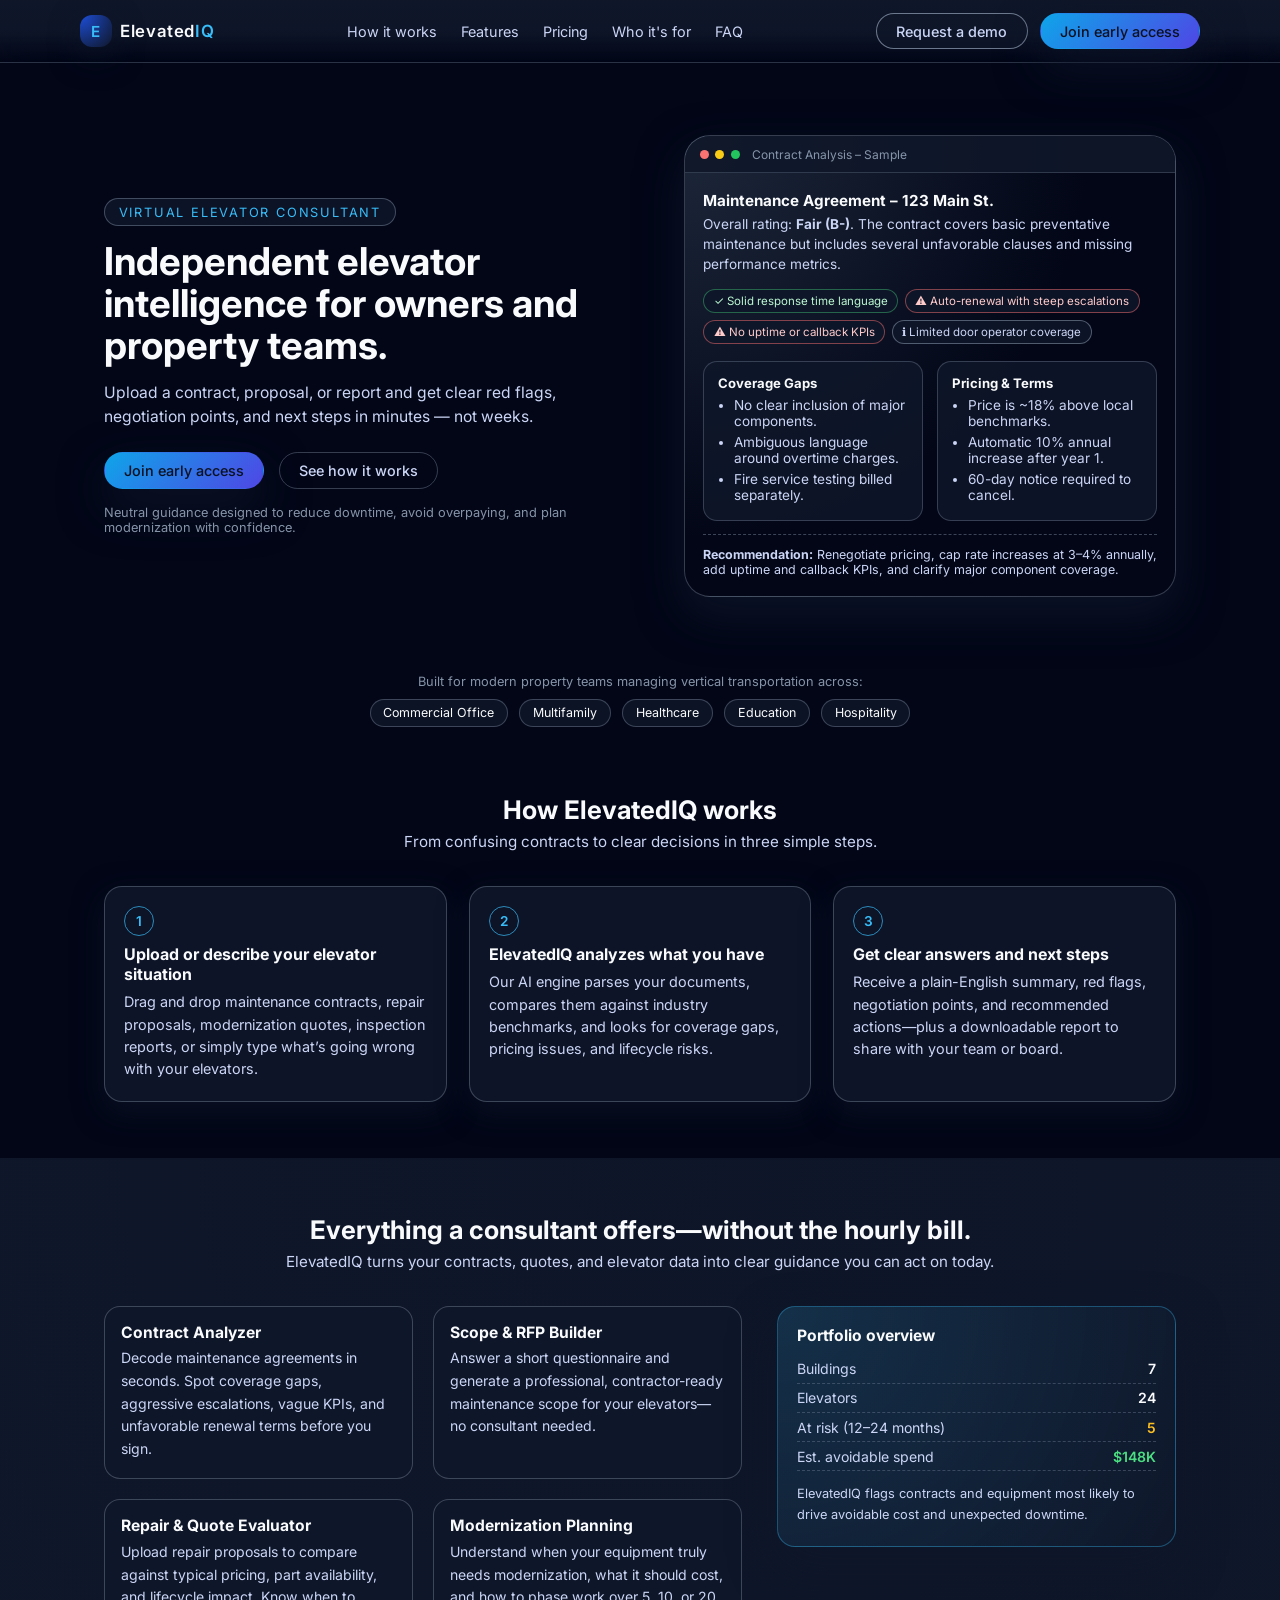
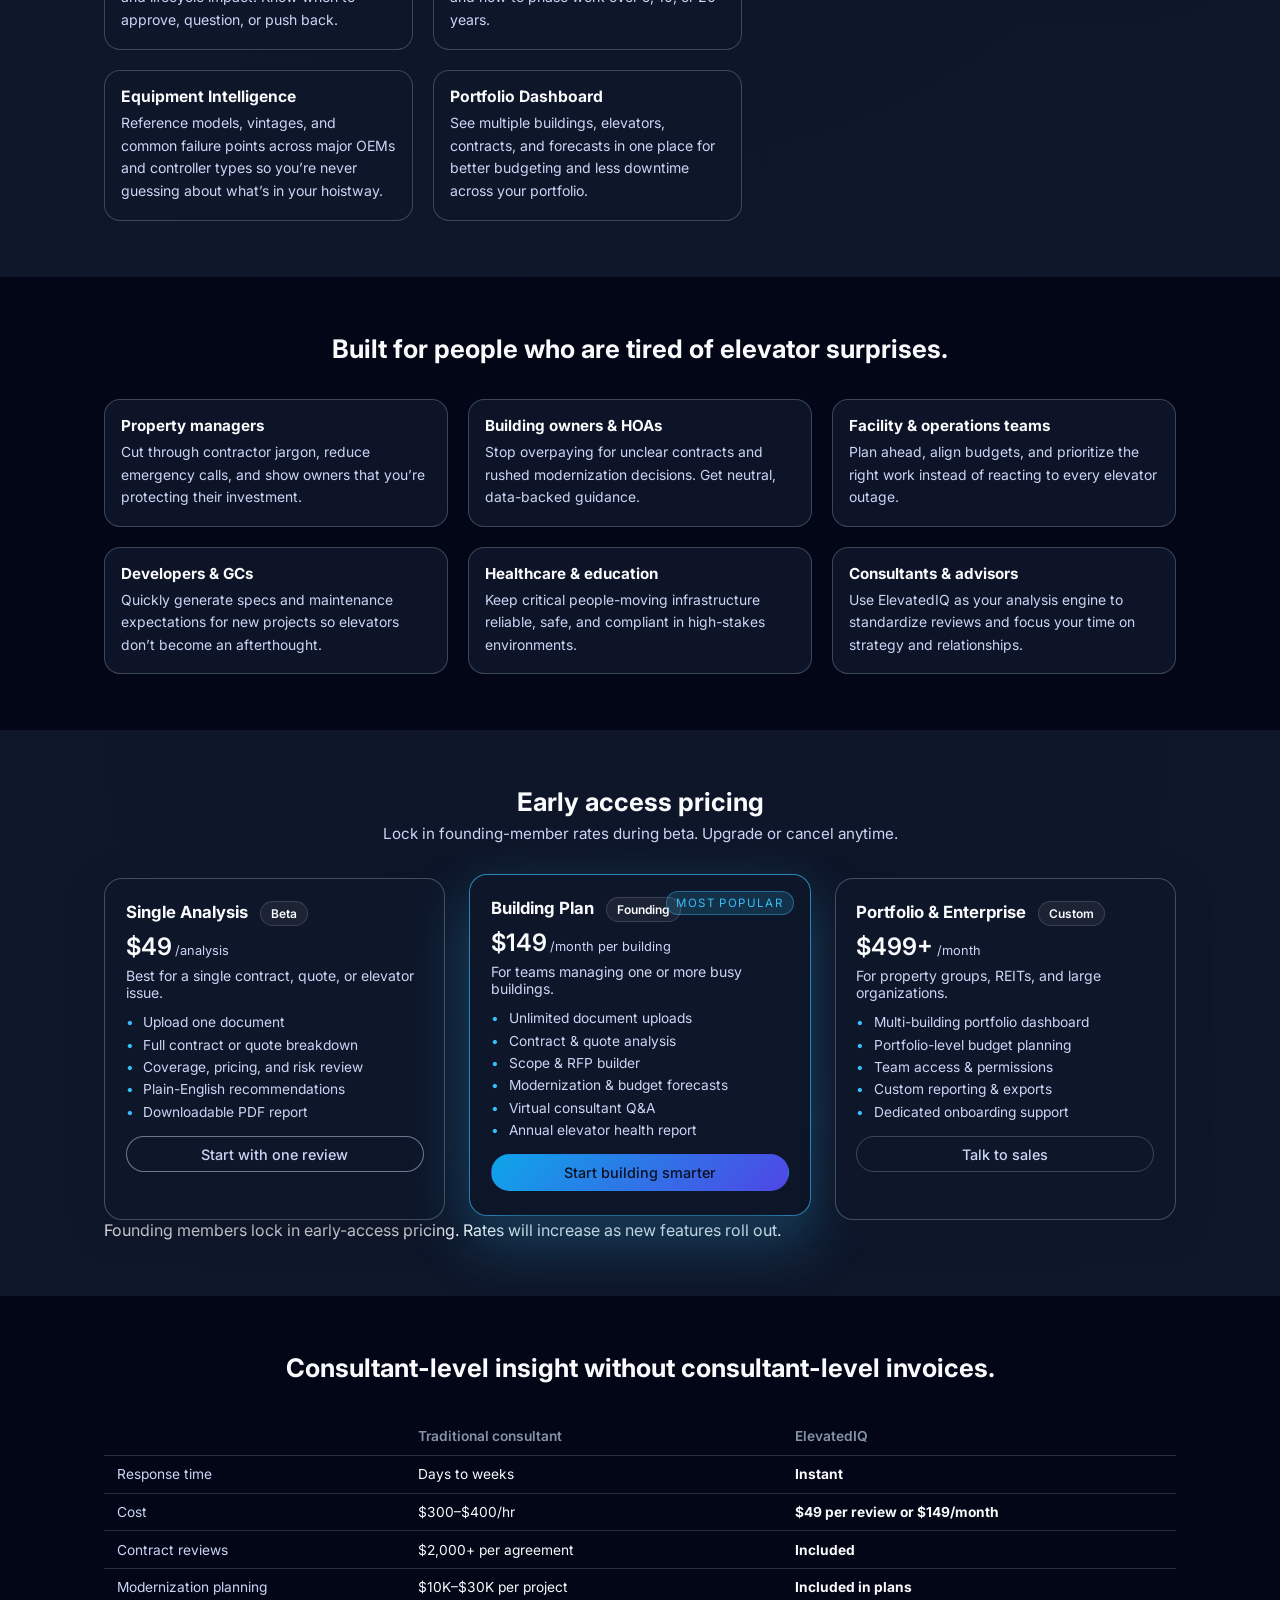
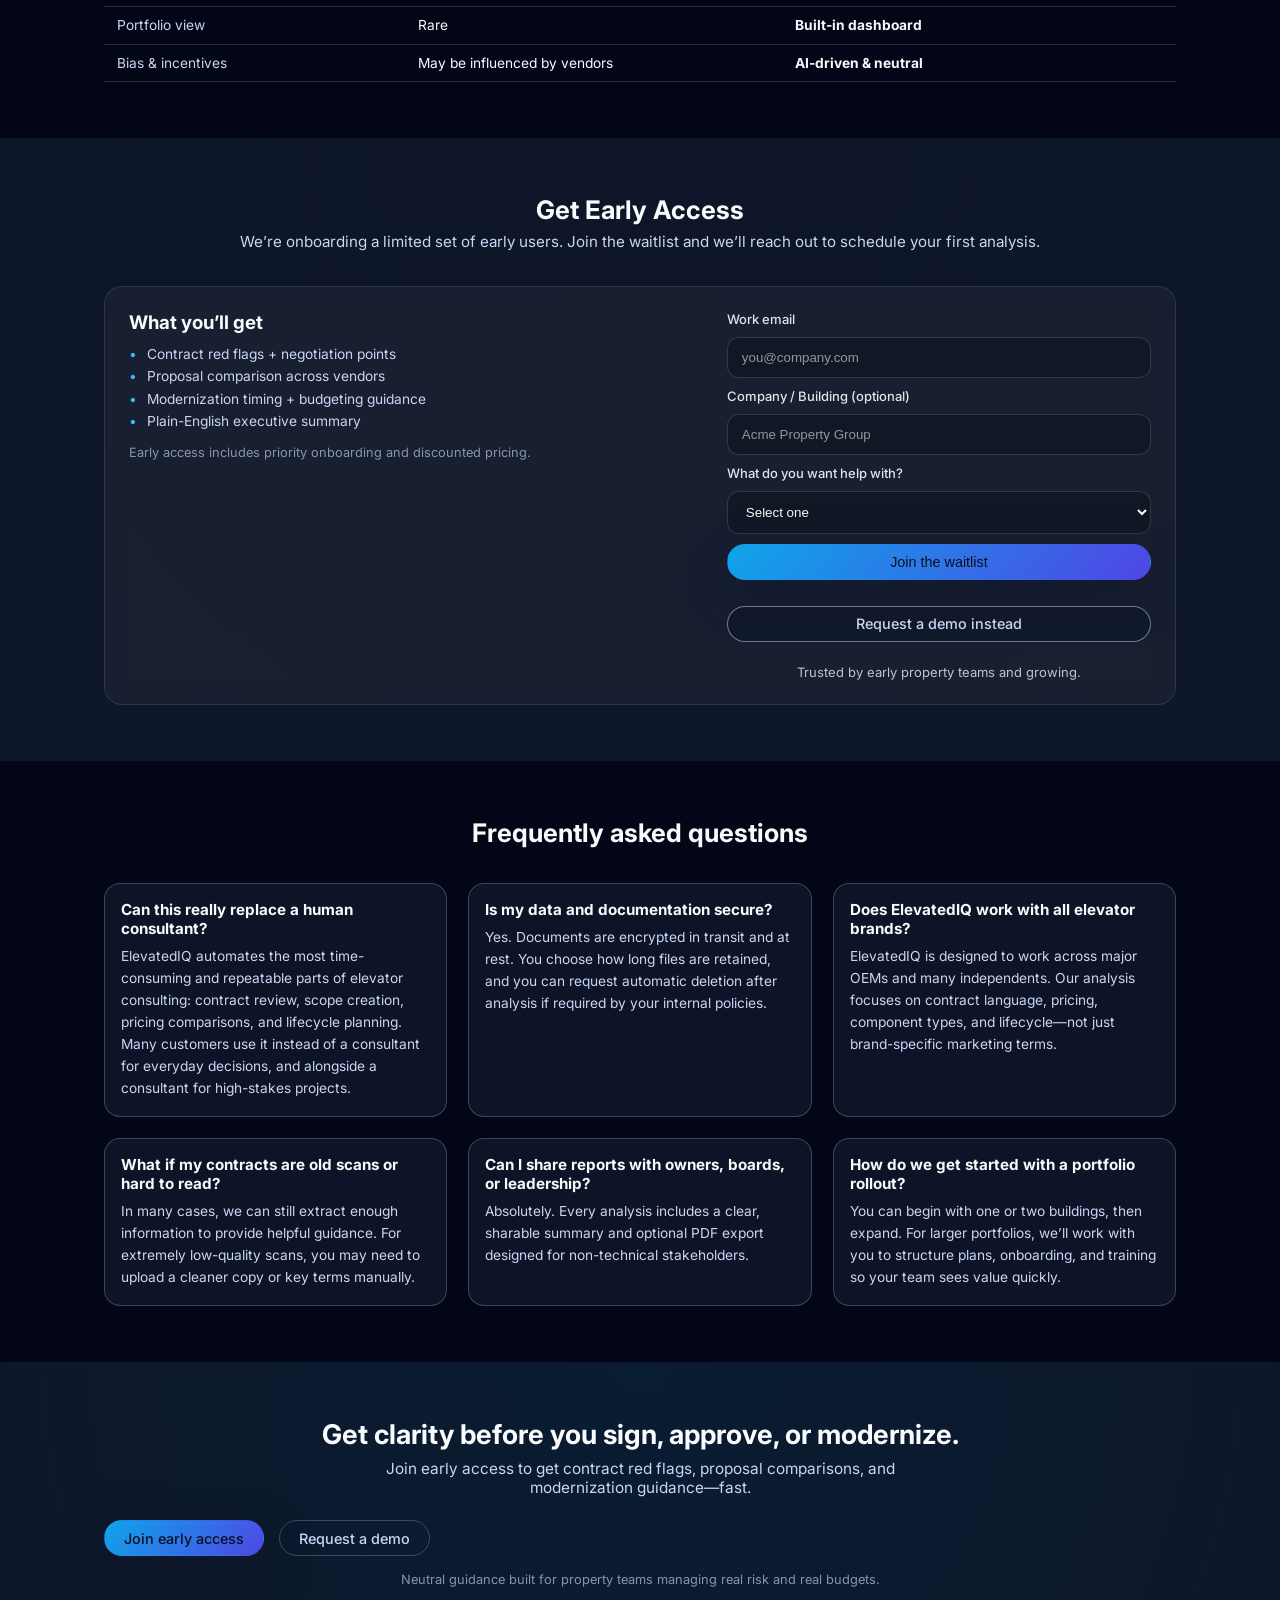
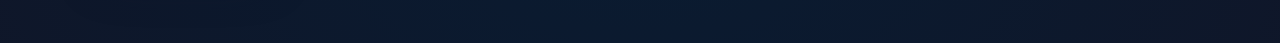
<file: index.html>
<!DOCTYPE html>
<html lang="en">
<head>
  <meta charset="UTF-8" />
  <meta name="viewport" content="width=device-width, initial-scale=1.0" />
  <title>ElevatedIQ – Your Virtual Elevator Consultant</title>
  <meta name="description" content="Instant answers and expert guidance that save you time, money, and headaches with your elevators." />
  <link rel="stylesheet" href="styles.css" />
  <link rel="preconnect" href="https://fonts.googleapis.com">
  <link rel="preconnect" href="https://fonts.gstatic.com" crossorigin>
  <link href="https://fonts.googleapis.com/css2?family=Inter:wght@300;400;500;600;700&display=swap" rel="stylesheet">
</head>
<body>
  <header class="site-header">
    <div class="container header-inner">
      <div class="logo">
        <span class="logo-mark">E</span>
        <span class="logo-text">Elevated<span>IQ</span></span>
      </div>
      <nav class="nav">
        <a href="#how-it-works">How it works</a>
        <a href="#features">Features</a>
        <a href="#pricing">Pricing</a>
        <a href="#who">Who it's for</a>
        <a href="#faq">FAQ</a>
      </nav>
      <div class="nav-cta">
  <a href="#contact" class="btn btn-outline">Request a demo</a>
  <a href="#early-access" class="btn btn-primary">Join early access</a>
</div>
    </div>
  </header>

  <main>
    <!-- HERO -->
    <section class="hero" id="top">
      <div class="container hero-inner">
        <div class="hero-content">
          <div class="hero-tag">Virtual Elevator Consultant</div>
          <h1>Independent elevator intelligence for owners and property teams.</h1>
<p class="hero-subtitle">
  Upload a contract, proposal, or report and get clear red flags, negotiation points, and next steps in minutes — not weeks.
</p>
<div class="hero-ctas">
  <a href="#early-access" class="btn btn-primary">Join early access</a>
  <a href="#how-it-works" class="btn btn-ghost">See how it works</a>
</div>
<div class="hero-footnote">
  Neutral guidance designed to reduce downtime, avoid overpaying, and plan modernization with confidence.
</div>
        </div>
        <div class="hero-panel" aria-label="Contract analysis preview">
          <div class="panel-header">
            <span class="dot red"></span>
            <span class="dot yellow"></span>
            <span class="dot green"></span>
            <span class="panel-title">Contract Analysis – Sample</span>
          </div>
          <div class="panel-body">
            <div class="contract-summary">
              <h2>Maintenance Agreement – 123 Main St.</h2>
              <p class="summary-text">
                Overall rating: <strong>Fair (B-)</strong>. The contract covers basic preventative maintenance but includes
                several unfavorable clauses and missing performance metrics.
              </p>
            </div>

            <div class="pill-group">
              <span class="pill pill-good">✓ Solid response time language</span>
              <span class="pill pill-bad">⚠ Auto-renewal with steep escalations</span>
              <span class="pill pill-bad">⚠ No uptime or callback KPIs</span>
              <span class="pill pill-neutral">ℹ Limited door operator coverage</span>
            </div>

            <div class="analysis-grid">
              <div class="analysis-card">
                <h3>Coverage Gaps</h3>
                <ul>
                  <li>No clear inclusion of major components.</li>
                  <li>Ambiguous language around overtime charges.</li>
                  <li>Fire service testing billed separately.</li>
                </ul>
              </div>
              <div class="analysis-card">
                <h3>Pricing & Terms</h3>
                <ul>
                  <li>Price is ~18% above local benchmarks.</li>
                  <li>Automatic 10% annual increase after year 1.</li>
                  <li>60-day notice required to cancel.</li>
                </ul>
              </div>
            </div>

            <div class="panel-footer">
              <p><strong>Recommendation:</strong> Renegotiate pricing, cap rate increases at 3–4% annually, add uptime and callback KPIs, and clarify major component coverage.</p>
            </div>
          </div>
        </div>
      </div>
    </section>

    <!-- SOCIAL PROOF -->
    <section class="trust">
      <div class="container trust-inner">
        <p class="trust-text">Built for modern property teams managing vertical transportation across:</p>
        <div class="trust-logos">
          <span>Commercial Office</span>
          <span>Multifamily</span>
          <span>Healthcare</span>
          <span>Education</span>
          <span>Hospitality</span>
        </div>
      </div>
    </section>

    <!-- HOW IT WORKS -->
    <section class="section" id="how-it-works">
      <div class="container">
        <div class="section-header">
          <h2>How ElevatedIQ works</h2>
          <p>From confusing contracts to clear decisions in three simple steps.</p>
        </div>
        <div class="steps-grid">
          <div class="step-card">
            <div class="step-number">1</div>
            <h3>Upload or describe your elevator situation</h3>
            <p>
              Drag and drop maintenance contracts, repair proposals, modernization quotes, inspection reports, or simply
              type what’s going wrong with your elevators.
            </p>
          </div>
          <div class="step-card">
            <div class="step-number">2</div>
            <h3>ElevatedIQ analyzes what you have</h3>
            <p>
              Our AI engine parses your documents, compares them against industry benchmarks, and looks for coverage gaps,
              pricing issues, and lifecycle risks.
            </p>
          </div>
          <div class="step-card">
            <div class="step-number">3</div>
            <h3>Get clear answers and next steps</h3>
            <p>
              Receive a plain-English summary, red flags, negotiation points, and recommended actions—plus a downloadable
              report to share with your team or board.
            </p>
          </div>
        </div>
      </div>
    </section>

    <!-- PRODUCT FEATURES -->
    <section class="section section-alt" id="features">
      <div class="container">
        <div class="section-header">
          <h2>Everything a consultant offers—without the hourly bill.</h2>
          <p>
            ElevatedIQ turns your contracts, quotes, and elevator data into clear guidance you can act on today.
          </p>
        </div>

        <div class="feature-layout">
          <div class="feature-list">
            <div class="feature-item">
              <h3>Contract Analyzer</h3>
              <p>
                Decode maintenance agreements in seconds. Spot coverage gaps, aggressive escalations, vague KPIs, and
                unfavorable renewal terms before you sign.
              </p>
            </div>
            <div class="feature-item">
              <h3>Scope & RFP Builder</h3>
              <p>
                Answer a short questionnaire and generate a professional, contractor-ready maintenance scope for your
                elevators—no consultant needed.
              </p>
            </div>
            <div class="feature-item">
              <h3>Repair & Quote Evaluator</h3>
              <p>
                Upload repair proposals to compare against typical pricing, part availability, and lifecycle impact. Know
                when to approve, question, or push back.
              </p>
            </div>
            <div class="feature-item">
              <h3>Modernization Planning</h3>
              <p>
                Understand when your equipment truly needs modernization, what it should cost, and how to phase work over
                5, 10, or 20 years.
              </p>
            </div>
            <div class="feature-item">
              <h3>Equipment Intelligence</h3>
              <p>
                Reference models, vintages, and common failure points across major OEMs and controller types so you’re
                never guessing about what’s in your hoistway.
              </p>
            </div>
            <div class="feature-item">
              <h3>Portfolio Dashboard</h3>
              <p>
                See multiple buildings, elevators, contracts, and forecasts in one place for better budgeting and less
                downtime across your portfolio.
              </p>
            </div>
          </div>

          <aside class="feature-sidebar" aria-label="Sample dashboard preview">
            <div class="sidebar-card">
              <h3>Portfolio overview</h3>
              <ul class="stat-list">
                <li>
                  <span class="stat-label">Buildings</span>
                  <span class="stat-value">7</span>
                </li>
                <li>
                  <span class="stat-label">Elevators</span>
                  <span class="stat-value">24</span>
                </li>
                <li>
                  <span class="stat-label">At risk (12–24 months)</span>
                  <span class="stat-value warning">5</span>
                </li>
                <li>
                  <span class="stat-label">Est. avoidable spend</span>
                  <span class="stat-value positive">$148K</span>
                </li>
              </ul>
              <p class="sidebar-note">
                ElevatedIQ flags contracts and equipment most likely to drive avoidable cost and unexpected downtime.
              </p>
            </div>
          </aside>
        </div>
      </div>
    </section>

    <!-- WHO IT'S FOR -->
    <section class="section" id="who">
      <div class="container">
        <div class="section-header">
          <h2>Built for people who are tired of elevator surprises.</h2>
        </div>
        <div class="who-grid">
          <div class="who-card">
            <h3>Property managers</h3>
            <p>
              Cut through contractor jargon, reduce emergency calls, and show owners that you’re protecting their
              investment.
            </p>
          </div>
          <div class="who-card">
            <h3>Building owners & HOAs</h3>
            <p>
              Stop overpaying for unclear contracts and rushed modernization decisions. Get neutral, data-backed guidance.
            </p>
          </div>
          <div class="who-card">
            <h3>Facility & operations teams</h3>
            <p>
              Plan ahead, align budgets, and prioritize the right work instead of reacting to every elevator outage.
            </p>
          </div>
          <div class="who-card">
            <h3>Developers & GCs</h3>
            <p>
              Quickly generate specs and maintenance expectations for new projects so elevators don’t become an afterthought.
            </p>
          </div>
          <div class="who-card">
            <h3>Healthcare & education</h3>
            <p>
              Keep critical people-moving infrastructure reliable, safe, and compliant in high-stakes environments.
            </p>
          </div>
          <div class="who-card">
            <h3>Consultants & advisors</h3>
            <p>
              Use ElevatedIQ as your analysis engine to standardize reviews and focus your time on strategy and relationships.
            </p>
          </div>
        </div>
      </div>
    </section>

    <!-- PRICING -->
    <section class="section section-alt" id="pricing">
      <div class="container">
        <div class="section-header">
          <h2>Early access pricing</h2>
<p>Lock in founding-member rates during beta. Upgrade or cancel anytime.</p>
        </div>
        <div class="pricing-grid">
          <div class="pricing-card">
            <h3>Single Analysis <span class="plan-pill">Beta</span></h3>
            <p class="price">$49<span>/analysis</span></p>
            <p class="pricing-desc">Best for a single contract, quote, or elevator issue.</p>
            <ul class="pricing-list">
              <li>Upload one document</li>
              <li>Full contract or quote breakdown</li>
              <li>Coverage, pricing, and risk review</li>
              <li>Plain-English recommendations</li>
              <li>Downloadable PDF report</li>
            </ul>
            <a href="#early-access" class="btn btn-outline block">Start with one review</a>
          </div>

          <div class="pricing-card pricing-card--highlight">
            <div class="badge">Most popular</div>
            <h3>Building Plan <span class="plan-pill">Founding</span></h3>
            <p class="price">$149<span>/month per building</span></p>
            <p class="pricing-desc">For teams managing one or more busy buildings.</p>
            <ul class="pricing-list">
              <li>Unlimited document uploads</li>
              <li>Contract & quote analysis</li>
              <li>Scope & RFP builder</li>
              <li>Modernization & budget forecasts</li>
              <li>Virtual consultant Q&A</li>
              <li>Annual elevator health report</li>
            </ul>
            <a href="#early-access" class="btn btn-primary block">Start building smarter</a>
          </div>

          <div class="pricing-card">
            <h3>Portfolio & Enterprise <span class="plan-pill">Custom</span></h3>
            <p class="price">$499+<span>/month</span></p>
            <p class="pricing-desc">For property groups, REITs, and large organizations.</p>
            <ul class="pricing-list">
              <li>Multi-building portfolio dashboard</li>
              <li>Portfolio-level budget planning</li>
              <li>Team access & permissions</li>
              <li>Custom reporting & exports</li>
              <li>Dedicated onboarding support</li>
            </ul>
            <a href="#contact" class="btn btn-ghost block">Talk to sales</a>
          </div>
                </div>

        <!-- Founding member pricing note -->
        <p class="pricing-note">
          Founding members lock in early-access pricing. Rates will increase as new features roll out.
        </p>

      </div>
    </section>


    <!-- COMPARISON -->
    <section class="section">
      <div class="container">
        <div class="section-header">
          <h2>Consultant-level insight without consultant-level invoices.</h2>
        </div>
        <div class="comparison-table-wrapper">
          <table class="comparison-table">
            <thead>
              <tr>
                <th></th>
                <th>Traditional consultant</th>
                <th>ElevatedIQ</th>
              </tr>
            </thead>
            <tbody>
              <tr>
                <td>Response time</td>
                <td>Days to weeks</td>
                <td><strong>Instant</strong></td>
              </tr>
              <tr>
                <td>Cost</td>
                <td>$300–$400/hr</td>
                <td><strong>$49 per review or $149/month</strong></td>
              </tr>
              <tr>
                <td>Contract reviews</td>
                <td>$2,000+ per agreement</td>
                <td><strong>Included</strong></td>
              </tr>
              <tr>
                <td>Modernization planning</td>
                <td>$10K–$30K per project</td>
                <td><strong>Included in plans</strong></td>
              </tr>
              <tr>
                <td>Portfolio view</td>
                <td>Rare</td>
                <td><strong>Built-in dashboard</strong></td>
              </tr>
              <tr>
                <td>Bias & incentives</td>
                <td>May be influenced by vendors</td>
                <td><strong>AI-driven & neutral</strong></td>
              </tr>
            </tbody>
          </table>
        </div>
      </div>
    </section>

    <!-- FAQ --><!-- EARLY ACCESS / WAITLIST -->
<!-- EARLY ACCESS / WAITLIST -->
<section class="section section-alt" id="early-access">
  <div class="container">
    <div class="section-header">
      <h2>Get Early Access</h2>
      <p>We’re onboarding a limited set of early users. Join the waitlist and we’ll reach out to schedule your first analysis.</p>
    </div>

    <div class="cta-card">
      <div>
        <h3 style="margin-top:0;">What you’ll get</h3>
        <ul class="pricing-list" style="margin-top:12px;">
          <li>Contract red flags + negotiation points</li>
          <li>Proposal comparison across vendors</li>
          <li>Modernization timing + budgeting guidance</li>
          <li>Plain-English executive summary</li>
        </ul>

        <p class="hero-footnote" style="margin-top:14px;">
          Early access includes priority onboarding and discounted pricing.
        </p>
      </div>

      <form id="waitlistForm" class="form" method="POST" action="https://formspree.io/f/mbdjwbnq">
        <label class="label" for="email">Work email</label>
        <input id="email" class="input" type="email" name="email" placeholder="you@company.com" required />

        <label class="label" for="company">Company / Building (optional)</label>
        <input id="company" class="input" type="text" name="company" placeholder="Acme Property Group" />

        <label class="label" for="useCase">What do you want help with?</label>
        <select id="useCase" class="input" name="useCase" required>
          <option value="" selected disabled>Select one</option>
          <option>Maintenance contract review</option>
          <option>Repair quote review</option>
          <option>Modernization planning</option>
          <option>Portfolio budgeting / forecasting</option>
        </select>

        <button class="btn btn-primary block" type="submit">Join the waitlist</button>
        <p class="tiny muted" id="waitlistStatus"></p>

        <a class="btn btn-outline block" href="mailto:hello@elevatediq.com?subject=ElevatedIQ%20Demo%20Request">
          Request a demo instead
        </a>
        <p class="social-proof">
  Trusted by early property teams and growing.
</p>
      </form>
    </div>
  </div>
</section>

<!-- FAQ -->
<section class="section" id="faq">
  <div class="container">
        <div class="section-header">
          <h2>Frequently asked questions</h2>
        </div>
        <div class="faq-grid">
          <div class="faq-item">
            <h3>Can this really replace a human consultant?</h3>
            <p>
              ElevatedIQ automates the most time-consuming and repeatable parts of elevator consulting: contract review,
              scope creation, pricing comparisons, and lifecycle planning. Many customers use it instead of a consultant
              for everyday decisions, and alongside a consultant for high-stakes projects.
            </p>
          </div>
          <div class="faq-item">
            <h3>Is my data and documentation secure?</h3>
            <p>
              Yes. Documents are encrypted in transit and at rest. You choose how long files are retained, and you can
              request automatic deletion after analysis if required by your internal policies.
            </p>
          </div>
          <div class="faq-item">
            <h3>Does ElevatedIQ work with all elevator brands?</h3>
            <p>
              ElevatedIQ is designed to work across major OEMs and many independents. Our analysis focuses on contract
              language, pricing, component types, and lifecycle—not just brand-specific marketing terms.
            </p>
          </div>
          <div class="faq-item">
            <h3>What if my contracts are old scans or hard to read?</h3>
            <p>
              In many cases, we can still extract enough information to provide helpful guidance. For extremely low-quality
              scans, you may need to upload a cleaner copy or key terms manually.
            </p>
          </div>
          <div class="faq-item">
            <h3>Can I share reports with owners, boards, or leadership?</h3>
            <p>
              Absolutely. Every analysis includes a clear, sharable summary and optional PDF export designed for
              non-technical stakeholders.
            </p>
          </div>
          <div class="faq-item">
            <h3>How do we get started with a portfolio rollout?</h3>
            <p>
              You can begin with one or two buildings, then expand. For larger portfolios, we’ll work with you to structure
              plans, onboarding, and training so your team sees value quickly.
            </p>
          </div>
        </div>
      </div>
    </section>
   <!-- CTA -->
<section class="section cta-section" id="cta">
  <div class="container cta-inner">
    <div class="cta-content">
      <h2>Get clarity before you sign, approve, or modernize.</h2>
      <p>
        Join early access to get contract red flags, proposal comparisons, and modernization guidance—fast.
      </p>
      <div class="hero-ctas">
        <a href="#early-access" class="btn btn-primary">Join early access</a>
        <a href="#contact" class="btn btn-ghost">Request a demo</a>
      </div>
      <div class="hero-footnote">
        Neutral guidance built for property teams managing real risk and real budgets.
      </div>
    </div>
  </div>
</section>
 
<script>
  document.addEventListener('DOMContentLoaded', function () {
    const form = document.getElementById("waitlistForm");
    const statusEl = document.getElementById("waitlistStatus");

    if (!form || !statusEl) return;

    form.addEventListener("submit", async function (e) {
      e.preventDefault();
      statusEl.textContent = "Submitting…";

      try {
        const res = await fetch(form.action, {
          method: "POST",
          body: new FormData(form),
          headers: { "Accept": "application/json" }
        });

        if (res.ok) {
          form.reset();
          statusEl.textContent = "You’re in. We’ll reach out shortly.";
        } else {
          statusEl.textContent = "Something went wrong. Please try again.";
        }
      } catch (err) {
        statusEl.textContent = "Network error. Please try again.";
      }
    });
  });
</script>
</file>
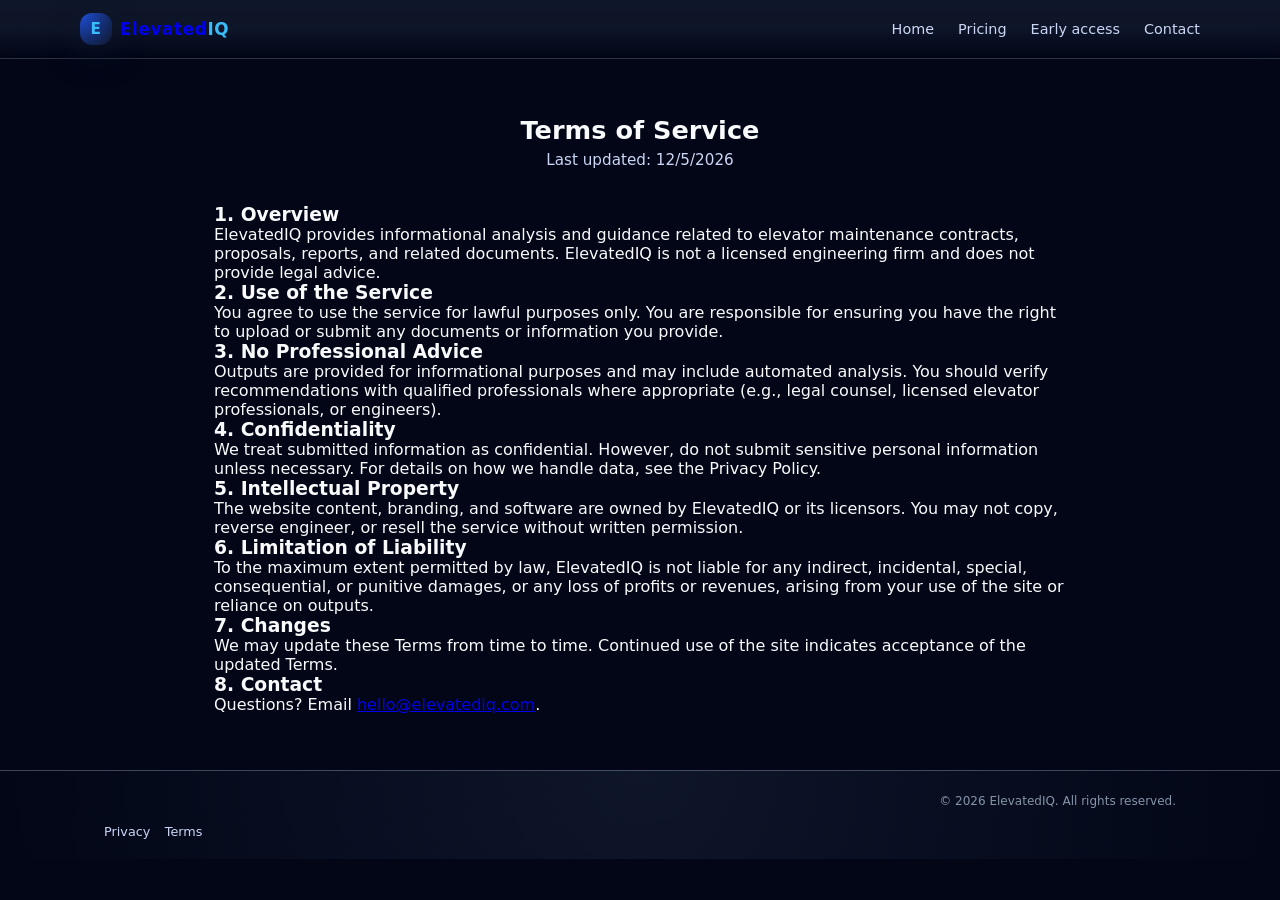
<file: terms.html>
<!DOCTYPE html>
<html lang="en">
<head>
  <meta charset="UTF-8" />
  <meta name="viewport" content="width=device-width, initial-scale=1.0" />
  <title>Terms of Service – ElevatedIQ</title>
  <meta name="description" content="Terms of Service for ElevatedIQ." />
  <link rel="stylesheet" href="styles.css" />
</head>
<body>
  <header class="site-header">
    <div class="container header-inner">
      <a href="index.html" class="logo" style="text-decoration:none;">
        <span class="logo-mark">E</span>
        <span class="logo-text">Elevated<span>IQ</span></span>
      </a>
      <nav class="nav">
        <a href="index.html#top">Home</a>
        <a href="index.html#pricing">Pricing</a>
        <a href="index.html#early-access">Early access</a>
        <a href="index.html#contact">Contact</a>
      </nav>
    </div>
  </header>

  <main>
    <section class="section">
      <div class="container" style="max-width: 900px;">
        <div class="section-header">
          <h2>Terms of Service</h2>
          <p class="muted">Last updated: <span id="lastUpdated"></span></p>
        </div>

        <div class="legal">
          <h3>1. Overview</h3>
          <p>
            ElevatedIQ provides informational analysis and guidance related to elevator maintenance contracts,
            proposals, reports, and related documents. ElevatedIQ is not a licensed engineering firm and does not
            provide legal advice.
          </p>

          <h3>2. Use of the Service</h3>
          <p>
            You agree to use the service for lawful purposes only. You are responsible for ensuring you have the
            right to upload or submit any documents or information you provide.
          </p>

          <h3>3. No Professional Advice</h3>
          <p>
            Outputs are provided for informational purposes and may include automated analysis. You should verify
            recommendations with qualified professionals where appropriate (e.g., legal counsel, licensed elevator
            professionals, or engineers).
          </p>

          <h3>4. Confidentiality</h3>
          <p>
            We treat submitted information as confidential. However, do not submit sensitive personal information
            unless necessary. For details on how we handle data, see the Privacy Policy.
          </p>

          <h3>5. Intellectual Property</h3>
          <p>
            The website content, branding, and software are owned by ElevatedIQ or its licensors. You may not copy,
            reverse engineer, or resell the service without written permission.
          </p>

          <h3>6. Limitation of Liability</h3>
          <p>
            To the maximum extent permitted by law, ElevatedIQ is not liable for any indirect, incidental, special,
            consequential, or punitive damages, or any loss of profits or revenues, arising from your use of the site
            or reliance on outputs.
          </p>

          <h3>7. Changes</h3>
          <p>
            We may update these Terms from time to time. Continued use of the site indicates acceptance of the updated Terms.
          </p>

          <h3>8. Contact</h3>
          <p>
            Questions? Email <a href="mailto:hello@elevatediq.com">hello@elevatediq.com</a>.
          </p>
        </div>
      </div>
    </section>
  </main>

  <footer class="site-footer">
    <div class="container footer-inner">
      <p class="footer-copy">© <span id="year"></span> ElevatedIQ. All rights reserved.</p>
      <div class="footer-links">
        <a href="privacy.html">Privacy</a>
        <a href="terms.html">Terms</a>
      </div>
    </div>
  </footer>

  <script>
    document.getElementById("year").textContent = new Date().getFullYear();
    document.getElementById("lastUpdated").textContent = new Date().toLocaleDateString();
  </script>
</body>
</html>
</file>
<file: styles.css>
*,
*::before,
*::after {
  box-sizing: border-box;
  margin: 0;
  padding: 0;
}

:root {
  --bg: #050816;
  --bg-alt: #090f1f;
  --bg-soft: #0f172a;
  --fg: #f9fafb;
  --fg-muted: #cbd5f5;
  --accent: #38bdf8;
  --accent-soft: rgba(56, 189, 248, 0.1);
  --accent-strong: #0ea5e9;
  --danger: #f97373;
  --warning: #fbbf24;
  --positive: #4ade80;
  --border-subtle: #1f2937;
  --card-bg: #020617;
  --radius-lg: 16px;
  --radius-md: 12px;
  --radius-sm: 999px;
  --shadow-soft: 0 18px 45px rgba(15, 23, 42, 0.8);
  --shadow-subtle: 0 10px 30px rgba(15, 23, 42, 0.6);
  --max-width: 1120px;
}

html,
body {
  height: 100%;
}

body {
  font-family: "Inter", system-ui, -apple-system, BlinkMacSystemFont, "Segoe UI", sans-serif;
  background: radial-gradient(circle at top, #020617, #020617 40%, #020617 100%);
  color: var(--fg);
  -webkit-font-smoothing: antialiased;
}

.container {
  width: 100%;
  max-width: var(--max-width);
  margin: 0 auto;
  padding: 0 1.5rem;
}

/* HEADER */

.site-header {
  position: sticky;
  top: 0;
  z-index: 50;
  backdrop-filter: blur(16px);
  background: linear-gradient(to bottom, rgba(15, 23, 42, 0.96), rgba(15, 23, 42, 0.9), transparent);
  border-bottom: 1px solid rgba(148, 163, 184, 0.2);
}

.header-inner {
  display: flex;
  align-items: center;
  justify-content: space-between;
  padding: 0.8rem 0;
  gap: 1rem;
}

.logo {
  display: flex;
  align-items: center;
  gap: 0.5rem;
  font-weight: 600;
  letter-spacing: 0.04em;
}

.logo-mark {
  width: 32px;
  height: 32px;
  border-radius: 12px;
  display: inline-flex;
  align-items: center;
  justify-content: center;
  font-size: 0.95rem;
  color: var(--accent);
  background: radial-gradient(circle at top left, #1d4ed8, #0f172a);
  box-shadow: var(--shadow-subtle);
}

.logo-text {
  font-size: 1.05rem;
}

.logo-text span {
  color: var(--accent);
}

.nav {
  display: flex;
  align-items: center;
  gap: 1.5rem;
  font-size: 0.9rem;
}

.nav a {
  color: var(--fg-muted);
  text-decoration: none;
  transition: color 0.15s ease, opacity 0.15s ease;
}

.nav a:hover {
  color: var(--fg);
}

.nav-cta {
  display: flex;
  gap: 0.75rem;
  align-items: center;
}

.btn {
  display: inline-flex;
  align-items: center;
  justify-content: center;
  padding: 0.55rem 1.2rem;
  border-radius: 999px;
  border: 1px solid transparent;
  font-size: 0.9rem;
  font-weight: 500;
  text-decoration: none;
  cursor: pointer;
  transition: background 0.15s ease, color 0.15s ease, transform 0.1s ease, box-shadow 0.15s ease, border-color 0.15s ease;
  white-space: nowrap;
}

.btn-primary {
  background: linear-gradient(135deg, var(--accent-strong), #4f46e5);
  color: #0b1120;
  box-shadow: var(--shadow-soft);
}

.btn-primary:hover {
  transform: translateY(-1px);
  box-shadow: 0 22px 60px rgba(56, 189, 248, 0.45);
}

.btn-outline {
  border-color: rgba(148, 163, 184, 0.7);
  color: var(--fg-muted);
  background: rgba(15, 23, 42, 0.7);
}

.btn-outline:hover {
  border-color: var(--accent);
  color: var(--fg);
}

.btn-ghost {
  background: transparent;
  border-color: rgba(148, 163, 184, 0.35);
  color: var(--fg-muted);
}

.btn-ghost:hover {
  border-color: var(--accent-soft);
  background: rgba(15, 23, 42, 0.8);
}

.block {
  width: 100%;
}

/* HERO */

.hero {
  padding: 4.5rem 0 3.5rem;
}

.hero-inner {
  display: grid;
  grid-template-columns: minmax(0, 1.2fr) minmax(0, 1.1fr);
  gap: 2.75rem;
  align-items: center;
}

.hero-tag {
  display: inline-flex;
  align-items: center;
  gap: 0.3rem;
  font-size: 0.8rem;
  text-transform: uppercase;
  letter-spacing: 0.14em;
  padding: 0.35rem 0.85rem;
  border-radius: 999px;
  background: rgba(15, 23, 42, 0.85);
  border: 1px solid rgba(148, 163, 184, 0.4);
  color: var(--accent);
  margin-bottom: 0.85rem;
}

.hero h1 {
  font-size: clamp(2.2rem, 3vw, 2.7rem);
  line-height: 1.1;
  margin-bottom: 0.9rem;
}

.hero-subtitle {
  color: var(--fg-muted);
  font-size: 0.98rem;
  max-width: 32rem;
  line-height: 1.55;
}

.hero-ctas {
  display: flex;
  flex-wrap: wrap;
  gap: 0.9rem;
  margin-top: 1.4rem;
}

.hero-footnote {
  margin-top: 1rem;
  font-size: 0.8rem;
  color: rgba(148, 163, 184, 0.9);
}

/* Hero panel */

.hero-panel {
  background: radial-gradient(circle at top left, #1d283a, #020617 60%);
  border-radius: 26px;
  border: 1px solid rgba(148, 163, 184, 0.35);
  box-shadow: var(--shadow-soft);
  overflow: hidden;
  font-size: 0.85rem;
}

.panel-header {
  display: flex;
  align-items: center;
  gap: 0.4rem;
  padding: 0.65rem 0.9rem;
  border-bottom: 1px solid rgba(148, 163, 184, 0.25);
  background: rgba(15, 23, 42, 0.9);
}

.dot {
  width: 9px;
  height: 9px;
  border-radius: 999px;
}

.dot.red {
  background: #f97373;
}

.dot.yellow {
  background: #facc15;
}

.dot.green {
  background: #22c55e;
}

.panel-title {
  margin-left: 0.4rem;
  font-size: 0.75rem;
  color: rgba(148, 163, 184, 0.9);
}

.panel-body {
  padding: 1.1rem 1.1rem 1.2rem;
}

.contract-summary h2 {
  font-size: 0.95rem;
  margin-bottom: 0.25rem;
}

.summary-text {
  color: var(--fg-muted);
  line-height: 1.5;
}

.pill-group {
  display: flex;
  flex-wrap: wrap;
  gap: 0.4rem;
  margin: 0.9rem 0 1.1rem;
}

.pill {
  font-size: 0.72rem;
  border-radius: 999px;
  padding: 0.25rem 0.6rem;
  border: 1px solid transparent;
  background: rgba(15, 23, 42, 0.85);
}

.pill-good {
  border-color: rgba(74, 222, 128, 0.4);
  color: #bbf7d0;
}

.pill-bad {
  border-color: rgba(248, 113, 113, 0.5);
  color: #fecaca;
}

.pill-neutral {
  border-color: rgba(148, 163, 184, 0.5);
  color: var(--fg-muted);
}

.analysis-grid {
  display: grid;
  grid-template-columns: 1fr 1fr;
  gap: 0.85rem;
}

.analysis-card {
  padding: 0.8rem 0.85rem;
  border-radius: 14px;
  background: rgba(15, 23, 42, 0.85);
  border: 1px solid rgba(148, 163, 184, 0.3);
}

.analysis-card h3 {
  font-size: 0.82rem;
  margin-bottom: 0.4rem;
}

.analysis-card ul {
  list-style: disc;
  padding-left: 1rem;
  color: var(--fg-muted);
}

.analysis-card li {
  margin-bottom: 0.3rem;
}

.panel-footer {
  margin-top: 0.8rem;
  padding-top: 0.75rem;
  border-top: 1px dashed rgba(148, 163, 184, 0.4);
  font-size: 0.78rem;
  color: var(--fg-muted);
}

/* TRUST */

.trust {
  padding: 1.3rem 0 0.7rem;
}

.trust-inner {
  text-align: center;
}

.trust-text {
  font-size: 0.8rem;
  color: rgba(148, 163, 184, 0.9);
  margin-bottom: 0.6rem;
}

.trust-logos {
  display: flex;
  flex-wrap: wrap;
  justify-content: center;
  gap: 0.7rem;
  font-size: 0.78rem;
}

.trust-logos span {
  padding: 0.35rem 0.8rem;
  border-radius: 999px;
  border: 1px solid rgba(148, 163, 184, 0.35);
  background: rgba(15, 23, 42, 0.8);
}

/* SECTIONS */

.section {
  padding: 3.5rem 0;
}

.section-alt {
  background: radial-gradient(circle at top, rgba(15, 23, 42, 0.9), rgba(15, 23, 42, 0.98));
}

.section-header {
  text-align: center;
  margin-bottom: 2.2rem;
}

.section-header h2 {
  font-size: 1.6rem;
  margin-bottom: 0.4rem;
}

.section-header p {
  color: var(--fg-muted);
  font-size: 0.95rem;
}

/* STEPS */

.steps-grid {
  display: grid;
  grid-template-columns: repeat(3, minmax(0, 1fr));
  gap: 1.35rem;
}

.step-card {
  padding: 1.2rem 1.2rem 1.3rem;
  border-radius: 18px;
  background: rgba(15, 23, 42, 0.9);
  border: 1px solid rgba(148, 163, 184, 0.35);
  box-shadow: var(--shadow-subtle);
}

.step-number {
  width: 30px;
  height: 30px;
  border-radius: 999px;
  display: flex;
  align-items: center;
  justify-content: center;
  font-size: 0.85rem;
  font-weight: 600;
  color: var(--accent);
  border: 1px solid rgba(56, 189, 248, 0.7);
  margin-bottom: 0.5rem;
}

.step-card h3 {
  font-size: 1rem;
  margin-bottom: 0.45rem;
}

.step-card p {
  color: var(--fg-muted);
  font-size: 0.9rem;
  line-height: 1.55;
}

/* FEATURES */

.feature-layout {
  display: grid;
  grid-template-columns: minmax(0, 1.6fr) minmax(0, 1fr);
  gap: 2.2rem;
  align-items: flex-start;
}

.feature-list {
  display: grid;
  grid-template-columns: repeat(2, minmax(0, 1fr));
  gap: 1.3rem;
}

.feature-item {
  padding: 1rem 1rem 1.1rem;
  border-radius: 16px;
  background: rgba(15, 23, 42, 0.95);
  border: 1px solid rgba(148, 163, 184, 0.35);
}

.feature-item h3 {
  font-size: 0.98rem;
  margin-bottom: 0.35rem;
}

.feature-item p {
  font-size: 0.88rem;
  color: var(--fg-muted);
  line-height: 1.6;
}

.feature-sidebar {
  position: relative;
}

.sidebar-card {
  padding: 1.2rem 1.2rem 1.3rem;
  border-radius: 18px;
  background: radial-gradient(circle at top left, rgba(56, 189, 248, 0.16), rgba(15, 23, 42, 0.95));
  border: 1px solid rgba(56, 189, 248, 0.35);
  box-shadow: var(--shadow-soft);
}

.sidebar-card h3 {
  font-size: 0.98rem;
  margin-bottom: 0.6rem;
}

.stat-list {
  list-style: none;
  margin-bottom: 0.8rem;
}

.stat-list li {
  display: flex;
  justify-content: space-between;
  font-size: 0.88rem;
  padding: 0.35rem 0;
  border-bottom: 1px dashed rgba(148, 163, 184, 0.3);
}

.stat-label {
  color: var(--fg-muted);
}

.stat-value {
  font-weight: 600;
}

.stat-value.warning {
  color: var(--warning);
}

.stat-value.positive {
  color: var(--positive);
}

.sidebar-note {
  font-size: 0.8rem;
  color: var(--fg-muted);
  line-height: 1.6;
}

/* WHO */

.who-grid {
  display: grid;
  grid-template-columns: repeat(3, minmax(0, 1fr));
  gap: 1.25rem;
}

.who-card {
  padding: 1rem 1rem 1.1rem;
  border-radius: 16px;
  background: rgba(15, 23, 42, 0.9);
  border: 1px solid rgba(148, 163, 184, 0.35);
}

.who-card h3 {
  font-size: 0.95rem;
  margin-bottom: 0.4rem;
}

.who-card p {
  font-size: 0.87rem;
  color: var(--fg-muted);
  line-height: 1.6;
}

/* PRICING */

.pricing-grid {
  display: grid;
  grid-template-columns: repeat(3, minmax(0, 1fr));
  gap: 1.5rem;
}

.pricing-card {
  position: relative;
  padding: 1.4rem 1.3rem 1.5rem;
  border-radius: 18px;
  background: rgba(15, 23, 42, 0.9);
  border: 1px solid rgba(148, 163, 184, 0.4);
  box-shadow: var(--shadow-subtle);
}

.pricing-card--highlight {
  border-color: rgba(56, 189, 248, 0.7);
  box-shadow: 0 24px 60px rgba(56, 189, 248, 0.3);
  transform: translateY(-4px);
}

.pricing-card .badge {
  position: absolute;
  top: 1rem;
  right: 1rem;
  font-size: 0.72rem;
  text-transform: uppercase;
  letter-spacing: 0.12em;
  padding: 0.25rem 0.6rem;
  border-radius: 999px;
  background: rgba(56, 189, 248, 0.16);
  color: var(--accent);
  border: 1px solid rgba(56, 189, 248, 0.4);
}

.pricing-card h3 {
  font-size: 1.05rem;
  margin-bottom: 0.35rem;
}

.price {
  font-size: 1.5rem;
  font-weight: 600;
  margin-bottom: 0.4rem;
}

.price span {
  font-size: 0.8rem;
  font-weight: 400;
  color: var(--fg-muted);
  margin-left: 0.2rem;
}

.pricing-desc {
  font-size: 0.88rem;
  color: var(--fg-muted);
  margin-bottom: 0.8rem;
}

.pricing-list {
  list-style: none;
  font-size: 0.86rem;
  color: var(--fg-muted);
  margin-bottom: 1rem;
}

.pricing-list li {
  padding-left: 1.1rem;
  position: relative;
  margin-bottom: 0.4rem;
}

.pricing-list li::before {
  content: "•";
  position: absolute;
  left: 0;
  top: 0;
  color: var(--accent);
}

/* COMPARISON TABLE */

.comparison-table-wrapper {
  overflow-x: auto;
}

.comparison-table {
  width: 100%;
  border-collapse: collapse;
  font-size: 0.86rem;
}

.comparison-table th,
.comparison-table td {
  padding: 0.65rem 0.8rem;
  border-bottom: 1px solid rgba(148, 163, 184, 0.25);
}

.comparison-table th {
  text-align: left;
  font-weight: 600;
  color: rgba(148, 163, 184, 0.9);
}

.comparison-table td:first-child {
  color: var(--fg-muted);
}

/* FAQ */

.faq-grid {
  display: grid;
  grid-template-columns: repeat(3, minmax(0, 1fr));
  gap: 1.3rem;
}

.faq-item {
  padding: 1rem 1rem 1.1rem;
  border-radius: 16px;
  background: rgba(15, 23, 42, 0.9);
  border: 1px solid rgba(148, 163, 184, 0.35);
}

.faq-item h3 {
  font-size: 0.95rem;
  margin-bottom: 0.4rem;
}

.faq-item p {
  font-size: 0.86rem;
  color: var(--fg-muted);
  line-height: 1.6;
}

/* CTA */

.cta-section {
  background: radial-gradient(circle at top, rgba(56, 189, 248, 0.12), rgba(15, 23, 42, 0.98));
}

.cta-inner {
  text-align: center;
}

.cta-content h2 {
  font-size: 1.7rem;
  margin-bottom: 0.5rem;
}

.cta-content p {
  font-size: 0.96rem;
  color: var(--fg-muted);
  max-width: 32rem;
  margin: 0 auto 1.4rem;
}

/* CONTACT & FOOTER */

.contact-inner {
  text-align: center;
}

.contact-content h2 {
  font-size: 1.4rem;
  margin-bottom: 0.4rem;
}

.contact-content p {
  color: var(--fg-muted);
  font-size: 0.92rem;
  margin-bottom: 0.6rem;
}

.contact-content a {
  color: var(--accent);
  text-decoration: none;
}

.contact-content a:hover {
  text-decoration: underline;
}

.site-footer {
  border-top: 1px solid rgba(148, 163, 184, 0.4);
  padding: 1.4rem 0 1.3rem;
  background: radial-gradient(circle at top, rgba(15, 23, 42, 0.95), #020617);
}

.footer-inner {
  display: flex;
  flex-wrap: wrap;
  align-items: center;
  justify-content: space-between;
  gap: 1rem;
}

.logo-footer .logo-mark {
  width: 28px;
  height: 28px;
  font-size: 0.85rem;
}

.footer-text {
  font-size: 0.8rem;
  color: var(--fg-muted);
  margin-top: 0.2rem;
}

.footer-links {
  display: flex;
  flex-wrap: wrap;
  gap: 0.9rem;
  font-size: 0.8rem;
}

.footer-links a {
  color: var(--fg-muted);
  text-decoration: none;
}

.footer-links a:hover {
  color: var(--fg);
}

.footer-copy {
  width: 100%;
  text-align: right;
  font-size: 0.75rem;
  color: rgba(148, 163, 184, 0.9);
}

/* RESPONSIVE */

@media (max-width: 960px) {
  .nav {
    display: none;
  }
  .hero-inner {
    grid-template-columns: minmax(0, 1fr);
  }
  .hero-panel {
    order: -1;
  }
  .feature-layout {
    grid-template-columns: minmax(0, 1fr);
  }
  .feature-list {
    grid-template-columns: minmax(0, 1fr);
  }
  .who-grid {
    grid-template-columns: repeat(2, minmax(0, 1fr));
  }
  .pricing-grid {
    grid-template-columns: minmax(0, 1fr);
  }
  .pricing-card--highlight {
    transform: none;
  }
  .faq-grid {
    grid-template-columns: repeat(2, minmax(0, 1fr));
  }
}

@media (max-width: 720px) {
  .header-inner {
    justify-content: space-between;
  }
  .nav-cta .btn-outline {
    display: none;
  }
  .hero {
    padding-top: 3.2rem;
  }
  .steps-grid {
    grid-template-columns: minmax(0, 1fr);
  }
  .who-grid {
    grid-template-columns: minmax(0, 1fr);
  }
  .faq-grid {
    grid-template-columns: minmax(0, 1fr);
  }
  .footer-inner {
    flex-direction: column;
    align-items: flex-start;
  }
  .footer-copy {
    text-align: left;
  }
}
/* =========================
   EARLY ACCESS / WAITLIST
   ========================= */

.cta-card {
  display: grid;
  grid-template-columns: 1.15fr 0.85fr;
  gap: 24px;
  padding: 24px;
  border-radius: 18px;
  border: 1px solid rgba(255, 255, 255, 0.10);
  background: rgba(255, 255, 255, 0.04);
  backdrop-filter: blur(10px);
}

.form {
  display: flex;
  flex-direction: column;
  gap: 10px;
}

.label {
  font-size: 13px;
  font-weight: 500;
  opacity: 0.9;
}

.input {
  width: 100%;
  padding: 12px 14px;
  border-radius: 12px;
  border: 1px solid rgba(255, 255, 255, 0.14);
  background: rgba(0, 0, 0, 0.22);
  color: inherit;
  outline: none;
}

.input::placeholder {
  color: rgba(255, 255, 255, 0.55);
}

.input:focus {
  border-color: rgba(255, 255, 255, 0.28);
  box-shadow: 0 0 0 4px rgba(255, 255, 255, 0.06);
}

.tiny {
  font-size: 12px;
  margin: 6px 0 0;
}

@media (max-width: 900px) {
  .cta-card {
    grid-template-columns: 1fr;
  }
}
.btn.block {
  width: 100%;
  justify-content: center;
}
.plan-pill {
  display: inline-flex;
  align-items: center;
  padding: 4px 10px;
  margin-left: 8px;
  border-radius: 999px;
  font-size: 12px;
  font-weight: 600;
  border: 1px solid rgba(255,255,255,0.14);
  background: rgba(255,255,255,0.06);
  vertical-align: middle;
}
.social-proof {
  margin-top: 12px;
  font-size: 13px;
  opacity: 0.75;
  text-align: center;
}
</file>
